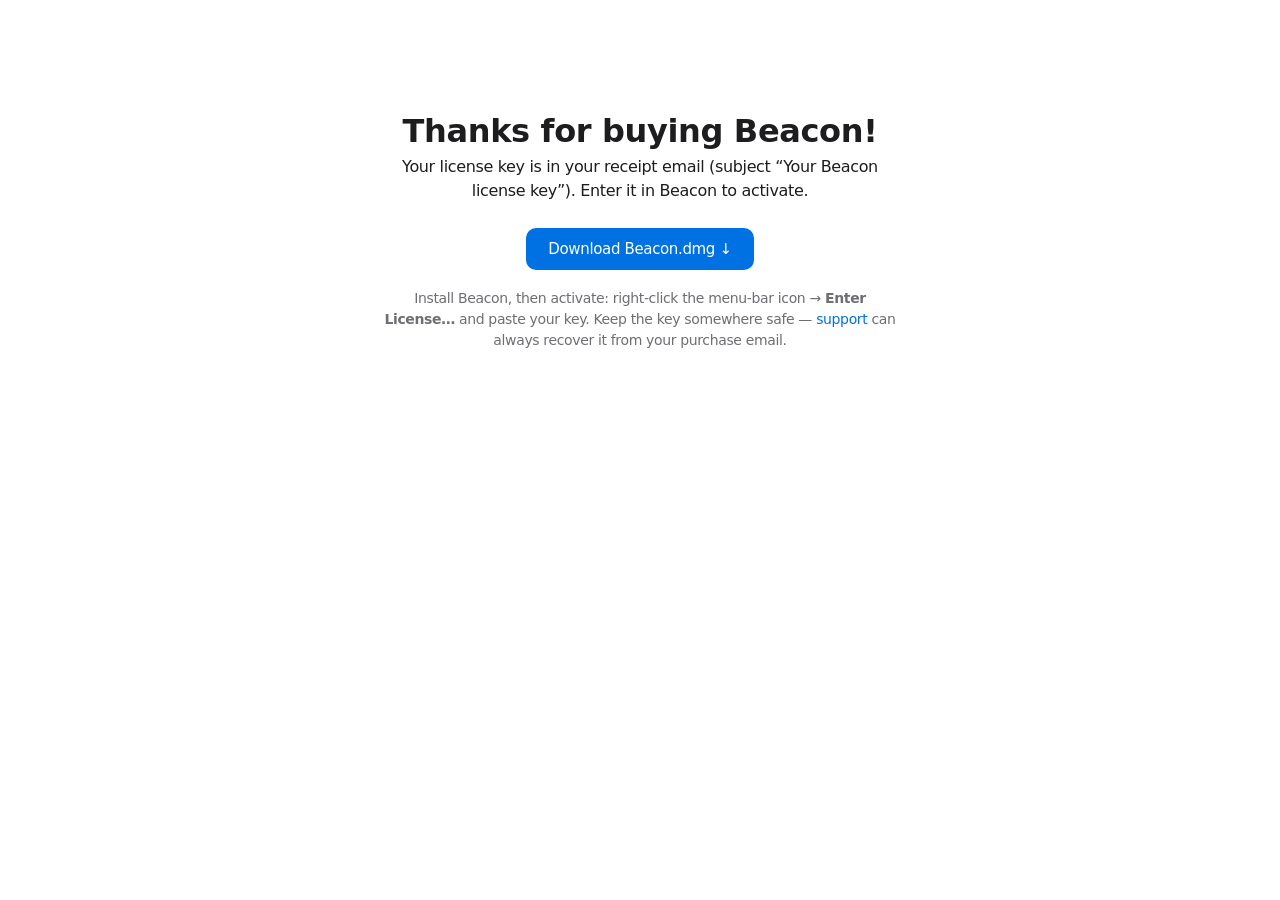
<file: docs/beacon/thanks.html>
<!DOCTYPE html>
<html lang="en">
<head>
  <meta charset="utf-8">
  <meta name="viewport" content="width=device-width, initial-scale=1">
  <title>Thanks — Beacon</title>
  <link rel="icon" href="../assets/favicon.png">
  <link rel="stylesheet" href="../css/styles.css">
  <style>
    .thanks-wrap {
      max-width: 560px; margin: 12vh auto; padding: 0 24px;
      text-align: center; font-family: -apple-system, system-ui, sans-serif;
    }
    .license-box {
      margin: 28px 0; padding: 20px; border-radius: 14px;
      background: rgba(120, 130, 150, 0.10);
      font-family: ui-monospace, SFMono-Regular, Menlo, monospace;
      font-size: 22px; letter-spacing: 1px; user-select: all;
    }
    .copy-btn {
      display: inline-block; padding: 10px 22px; border-radius: 10px;
      background: #0071e3; color: #fff; border: none; font-size: 15px;
      cursor: pointer;
    }
    .hint { color: #6e6e73; font-size: 14px; margin-top: 18px; line-height: 1.5; }
    .error { color: #c33; }
  </style>
  <meta name="robots" content="noindex, follow">
  <link rel="canonical" href="https://beaconmac.com/beacon/thanks.html">
  <meta name="theme-color" content="#ffffff">
</head>
<body>
  <div class="thanks-wrap">
    <h1>Thanks for buying Beacon!</h1>

    <!-- Filled in by the claim flow below. Hidden until we have a key. -->
    <p id="key-intro" hidden>Here’s your license key — it’s also in your
      receipt email:</p>
    <div class="license-box" id="key-box" hidden></div>
    <p id="key-actions" hidden>
      <button class="copy-btn" id="copy-btn" type="button">Copy key</button>
    </p>

    <!-- Fallback / loading message. -->
    <p id="status-msg">Confirming your purchase…</p>

    <p style="margin-top: 26px">
      <a class="copy-btn" style="text-decoration:none"
         href="https://github.com/Cool-Mac-Tools/Beacon/releases/latest">
        Download Beacon.dmg ↓
      </a>
    </p>
    <p class="hint">
      Install Beacon, then activate: right-click the menu-bar icon →
      <strong>Enter License…</strong> and paste your key. Keep the key somewhere
      safe — <a href="mailto:support@beaconmac.com">support</a> can always
      recover it from your purchase email.
    </p>
  </div>

  <script>
    // Stripe appends ?session_id=cs_... to the success URL. Exchange it for a
    // license key at the Worker (idempotent — safe to reload this page). If the
    // param is absent or the claim fails, fall back to the receipt-email message
    // so the buyer is never stranded.
    (function () {
      var sessionId = new URLSearchParams(location.search).get("session_id");
      var status = document.getElementById("status-msg");
      var emailFallback =
        "Your license key is in your receipt email (subject “Your Beacon " +
        "license key”). Enter it in Beacon to activate.";

      if (!sessionId) { status.textContent = emailFallback; return; }

      fetch("https://license.beaconmac.com/claim", {
        method: "POST",
        headers: { "Content-Type": "application/json" },
        body: JSON.stringify({ sessionId: sessionId })
      })
        .then(function (r) { return r.json().catch(function () { return {}; }); })
        .then(function (data) {
          if (!data || !data.key) { status.textContent = emailFallback; return; }
          document.getElementById("key-intro").hidden = false;
          var box = document.getElementById("key-box");
          box.textContent = data.key;
          box.hidden = false;
          document.getElementById("key-actions").hidden = false;
          status.hidden = true;
          var btn = document.getElementById("copy-btn");
          btn.addEventListener("click", function () {
            navigator.clipboard.writeText(data.key).then(function () {
              btn.textContent = "Copied ✓";
              setTimeout(function () { btn.textContent = "Copy key"; }, 2000);
            });
          });
        })
        .catch(function () { status.textContent = emailFallback; });
    })();
  </script>
</body>
</html>
</file>
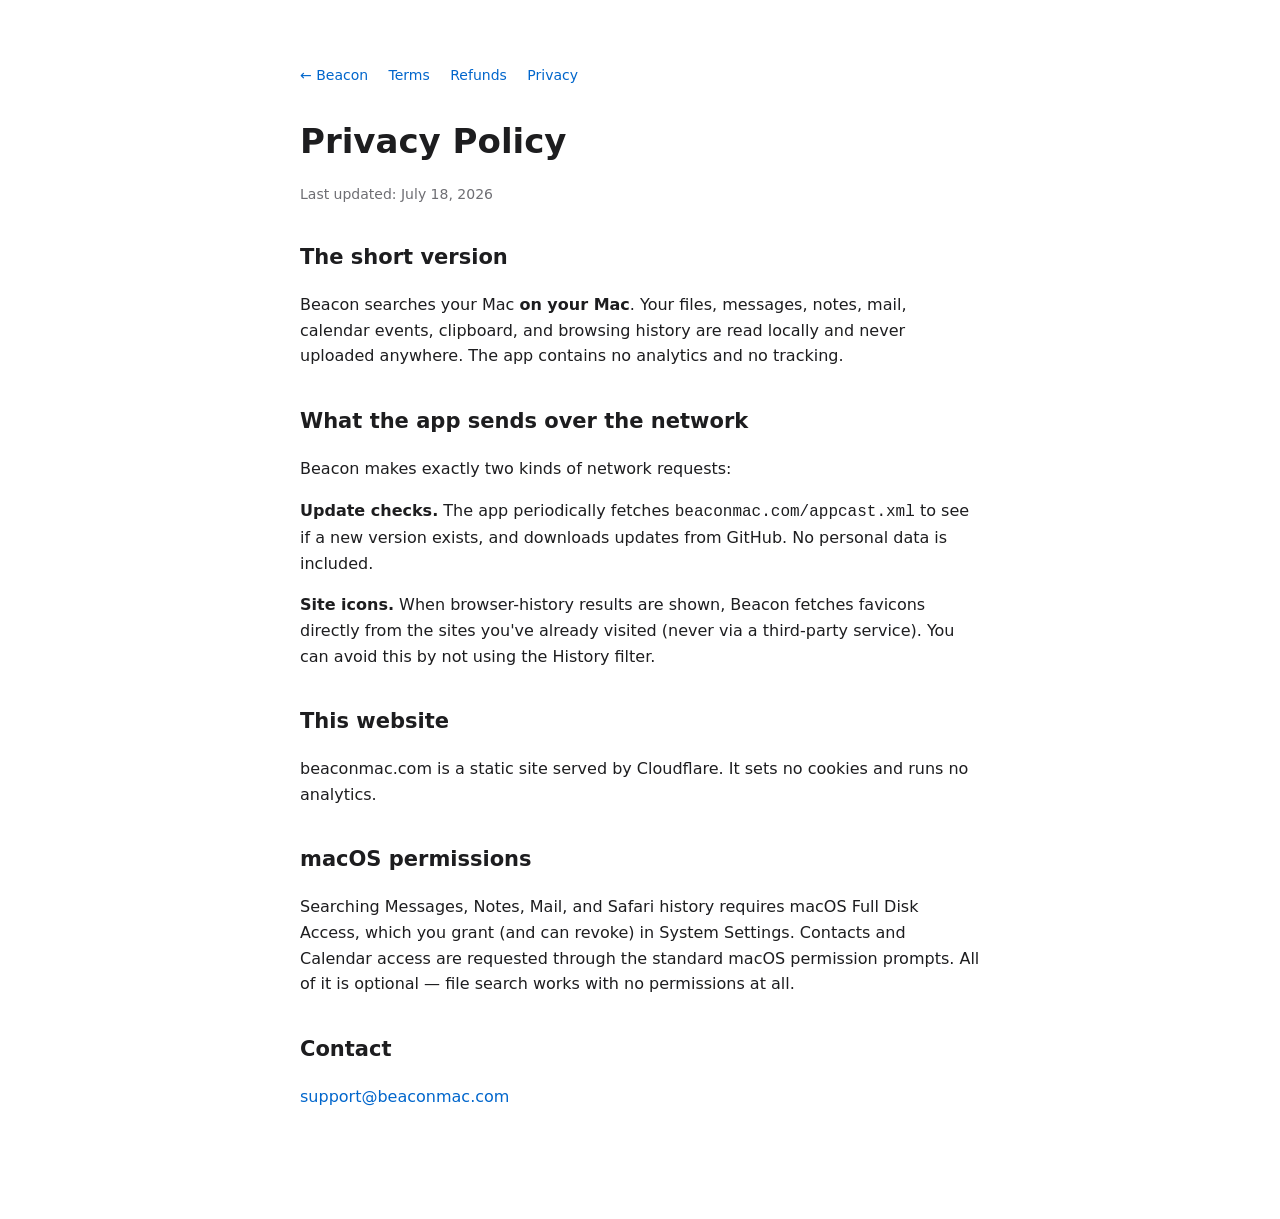
<file: docs/legal/privacy.html>
<!DOCTYPE html>
<html lang="en">
<head>
  <meta charset="utf-8">
  <meta name="viewport" content="width=device-width, initial-scale=1">
  <title>Privacy Policy — Beacon</title>
  <link rel="icon" href="../assets/favicon.png">
  <style>
    body { font-family: -apple-system, system-ui, sans-serif; color: #1d1d1f;
           margin: 0; background: #fff; }
    .legal { max-width: 680px; margin: 0 auto; padding: 64px 24px 96px;
             line-height: 1.6; font-size: 16px; }
    h1 { font-size: 34px; margin-bottom: 4px; }
    .updated { color: #6e6e73; font-size: 14px; margin-bottom: 36px; }
    h2 { font-size: 21px; margin-top: 36px; }
    a { color: #0066cc; text-decoration: none; }
    .legal-nav { margin-bottom: 28px; font-size: 14px; }
    .legal-nav a { margin-right: 16px; }
  </style>
  <meta name="description" content="Beacon's privacy policy: Beacon runs entirely on your Mac. No analytics, no tracking, nothing uploaded. See exactly what stays local and the little the app sends over the network.">
  <link rel="canonical" href="https://beaconmac.com/legal/privacy">
  <meta name="theme-color" content="#ffffff">
  <meta property="og:title" content="Privacy Policy — Beacon">
  <meta property="og:description" content="Beacon runs entirely on your Mac. No analytics, no tracking, nothing uploaded.">
  <meta property="og:url" content="https://beaconmac.com/legal/privacy">
  <meta property="og:image" content="https://beaconmac.com/assets/og-beacon.png">
</head>
<body>
  <div class="legal">
    <nav class="legal-nav">
      <a href="/beacon/">← Beacon</a>
      <a href="/legal/terms">Terms</a>
      <a href="/legal/refunds">Refunds</a>
      <a href="/legal/privacy">Privacy</a>
    </nav>
    <h1>Privacy Policy</h1>
    <p class="updated">Last updated: July 18, 2026</p>

    <h2>The short version</h2>
    <p>Beacon searches your Mac <strong>on your Mac</strong>. Your files,
    messages, notes, mail, calendar events, clipboard, and browsing history
    are read locally and never uploaded anywhere. The app contains no
    analytics and no tracking.</p>

    <h2>What the app sends over the network</h2>
    <p>Beacon makes exactly two kinds of network requests:</p>
    <p><strong>Update checks.</strong> The app periodically fetches
    <code>beaconmac.com/appcast.xml</code> to see if a new version exists,
    and downloads updates from GitHub. No personal data is included.</p>
    <p><strong>Site icons.</strong> When browser-history results are shown,
    Beacon fetches favicons directly from the sites you've already visited
    (never via a third-party service). You can avoid this by not using the
    History filter.</p>

    <h2>This website</h2>
    <p>beaconmac.com is a static site served by Cloudflare. It sets no
    cookies and runs no analytics.</p>

    <h2>macOS permissions</h2>
    <p>Searching Messages, Notes, Mail, and Safari history requires macOS
    Full Disk Access, which you grant (and can revoke) in System Settings.
    Contacts and Calendar access are requested through the standard macOS
    permission prompts. All of it is optional — file search works with no
    permissions at all.</p>

    <h2>Contact</h2>
    <p><a href="mailto:support@beaconmac.com">support@beaconmac.com</a></p>
  </div>
</body>
</html>
</file>
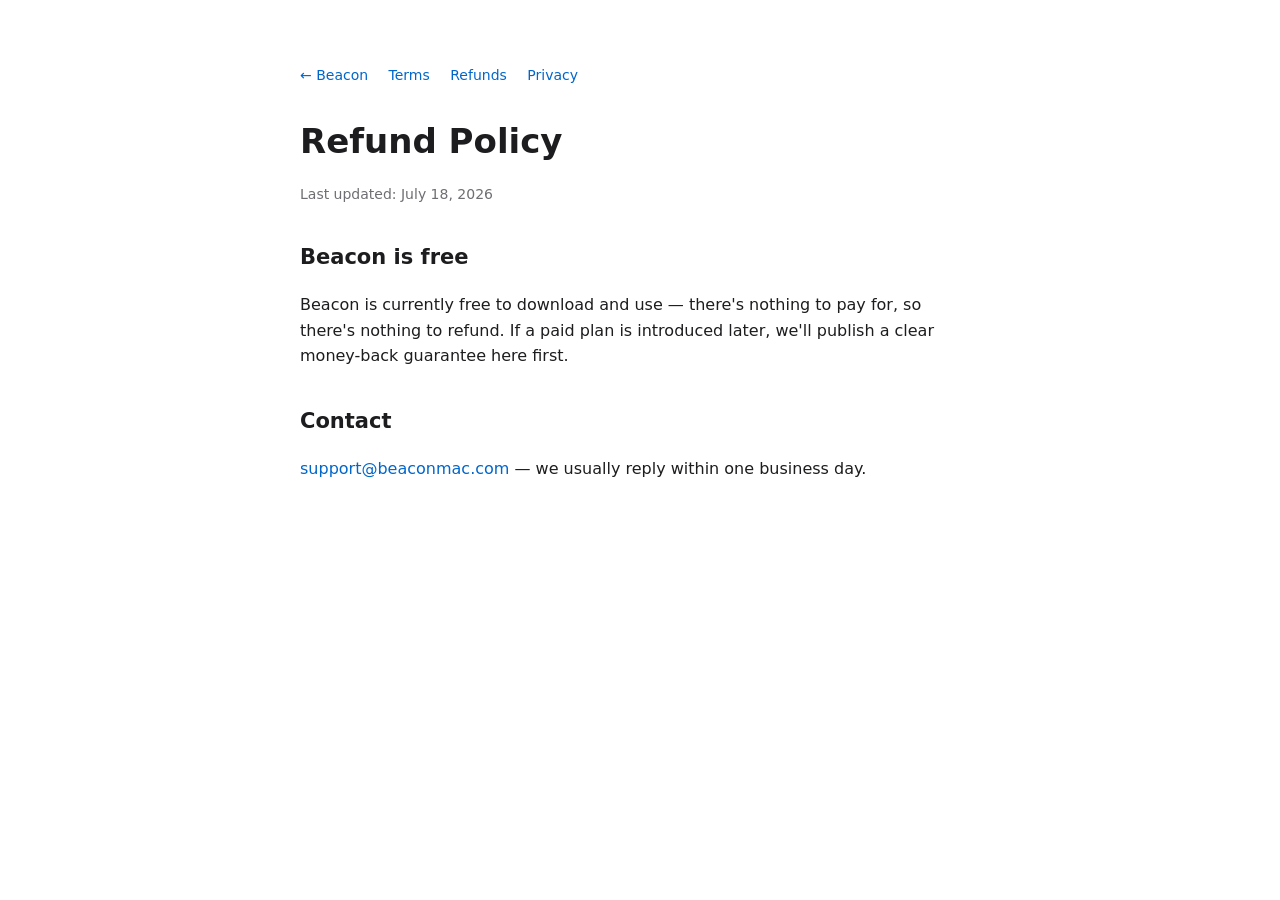
<file: docs/legal/refunds.html>
<!DOCTYPE html>
<html lang="en">
<head>
  <meta charset="utf-8">
  <meta name="viewport" content="width=device-width, initial-scale=1">
  <title>Refund Policy — Beacon</title>
  <link rel="icon" href="../assets/favicon.png">
  <style>
    body { font-family: -apple-system, system-ui, sans-serif; color: #1d1d1f;
           margin: 0; background: #fff; }
    .legal { max-width: 680px; margin: 0 auto; padding: 64px 24px 96px;
             line-height: 1.6; font-size: 16px; }
    h1 { font-size: 34px; margin-bottom: 4px; }
    .updated { color: #6e6e73; font-size: 14px; margin-bottom: 36px; }
    h2 { font-size: 21px; margin-top: 36px; }
    a { color: #0066cc; text-decoration: none; }
    .legal-nav { margin-bottom: 28px; font-size: 14px; }
    .legal-nav a { margin-right: 16px; }
  </style>
  <meta name="description" content="Beacon's refund policy: Beacon is free to download and use, so there's nothing to refund.">
  <link rel="canonical" href="https://beaconmac.com/legal/refunds">
  <meta name="theme-color" content="#ffffff">
  <meta property="og:title" content="Refund Policy — Beacon">
  <meta property="og:description" content="Beacon is free to download and use — there's nothing to refund.">
  <meta property="og:url" content="https://beaconmac.com/legal/refunds">
  <meta property="og:image" content="https://beaconmac.com/assets/og-beacon.png">
</head>
<body>
  <div class="legal">
    <nav class="legal-nav">
      <a href="/beacon/">← Beacon</a>
      <a href="/legal/terms">Terms</a>
      <a href="/legal/refunds">Refunds</a>
      <a href="/legal/privacy">Privacy</a>
    </nav>
    <h1>Refund Policy</h1>
    <p class="updated">Last updated: July 18, 2026</p>

    <h2>Beacon is free</h2>
    <p>Beacon is currently free to download and use — there's nothing to pay for,
    so there's nothing to refund. If a paid plan is introduced later, we'll
    publish a clear money-back guarantee here first.</p>

    <h2>Contact</h2>
    <p><a href="mailto:support@beaconmac.com">support@beaconmac.com</a> —
    we usually reply within one business day.</p>
  </div>
</body>
</html>
</file>
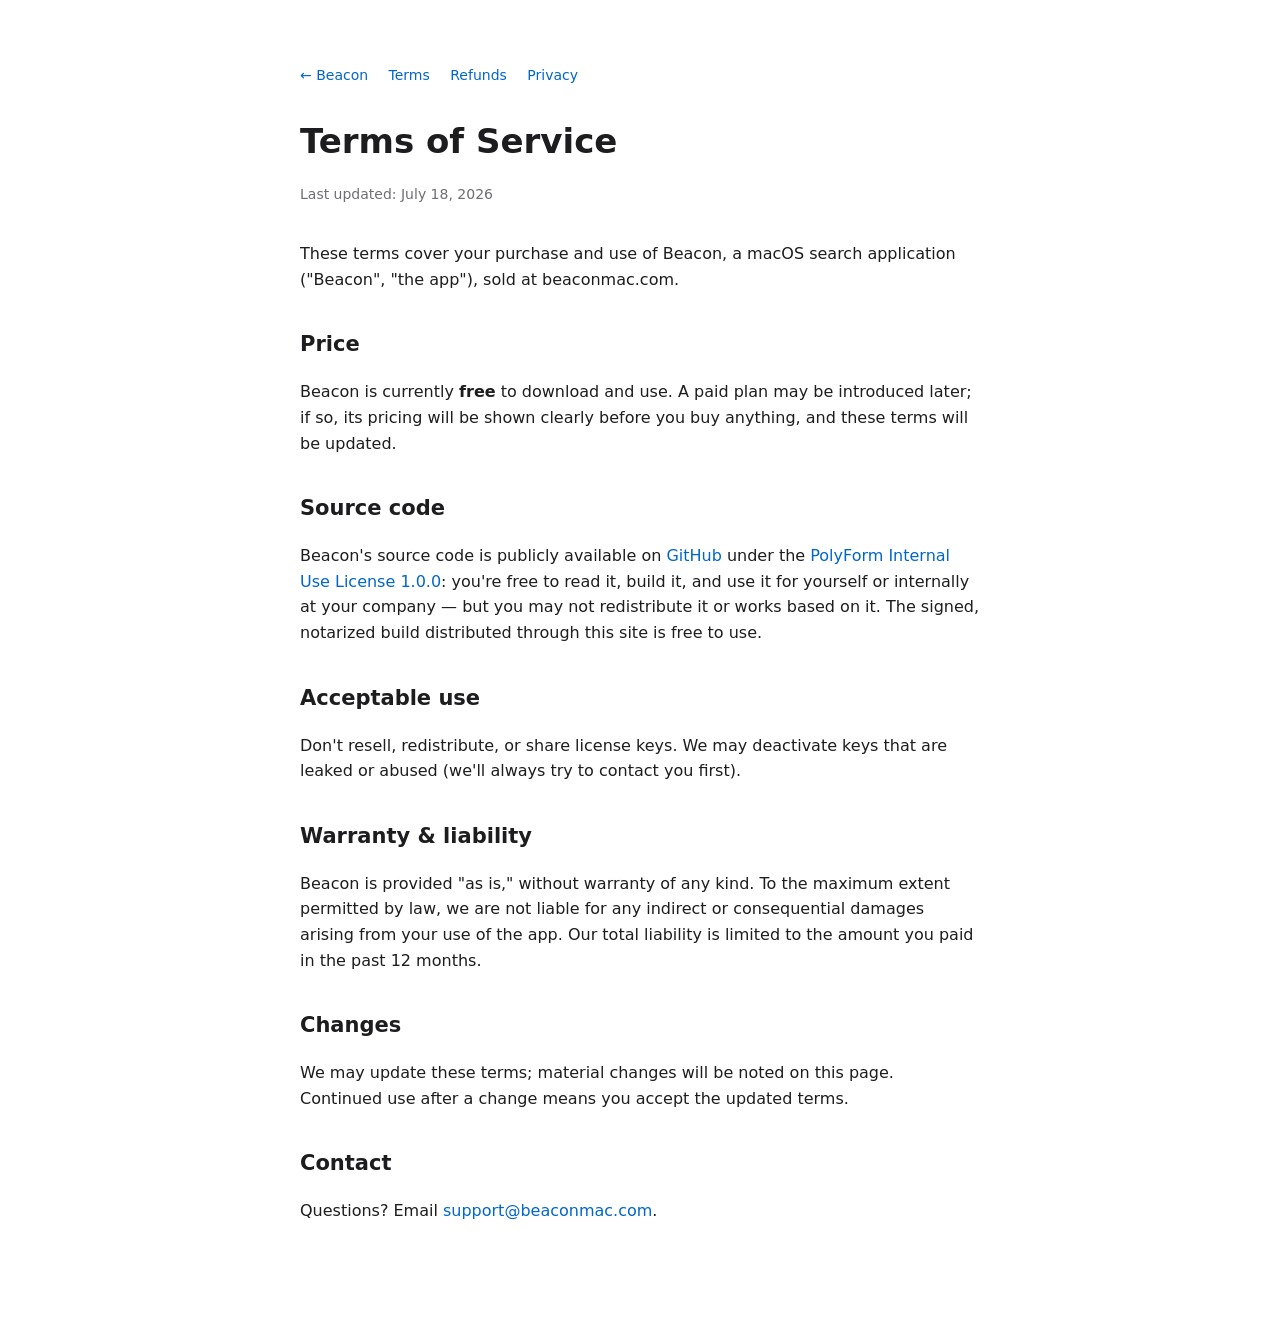
<file: docs/legal/terms.html>
<!DOCTYPE html>
<html lang="en">
<head>
  <meta charset="utf-8">
  <meta name="viewport" content="width=device-width, initial-scale=1">
  <title>Terms of Service — Beacon</title>
  <link rel="icon" href="../assets/favicon.png">
  <style>
    body { font-family: -apple-system, system-ui, sans-serif; color: #1d1d1f;
           margin: 0; background: #fff; }
    .legal { max-width: 680px; margin: 0 auto; padding: 64px 24px 96px;
             line-height: 1.6; font-size: 16px; }
    h1 { font-size: 34px; margin-bottom: 4px; }
    .updated { color: #6e6e73; font-size: 14px; margin-bottom: 36px; }
    h2 { font-size: 21px; margin-top: 36px; }
    a { color: #0066cc; text-decoration: none; }
    .legal-nav { margin-bottom: 28px; font-size: 14px; }
    .legal-nav a { margin-right: 16px; }
  </style>
  <meta name="description" content="Beacon's terms of service: it's free to use. License, acceptable use, and warranty for the Beacon macOS search app.">
  <link rel="canonical" href="https://beaconmac.com/legal/terms">
  <meta name="theme-color" content="#ffffff">
  <meta property="og:title" content="Terms of Service — Beacon">
  <meta property="og:description" content="Free to use. License, acceptable use, and warranty for Beacon.">
  <meta property="og:url" content="https://beaconmac.com/legal/terms">
  <meta property="og:image" content="https://beaconmac.com/assets/og-beacon.png">
</head>
<body>
  <div class="legal">
    <nav class="legal-nav">
      <a href="/beacon/">← Beacon</a>
      <a href="/legal/terms">Terms</a>
      <a href="/legal/refunds">Refunds</a>
      <a href="/legal/privacy">Privacy</a>
    </nav>
    <h1>Terms of Service</h1>
    <p class="updated">Last updated: July 18, 2026</p>

    <p>These terms cover your purchase and use of Beacon, a macOS search
    application ("Beacon", "the app"), sold at beaconmac.com.</p>

    <h2>Price</h2>
    <p>Beacon is currently <strong>free</strong> to download and use. A paid plan
    may be introduced later; if so, its pricing will be shown clearly before you
    buy anything, and these terms will be updated.</p>

    <h2>Source code</h2>
    <p>Beacon's source code is publicly available on
    <a href="https://github.com/Cool-Mac-Tools/Beacon">GitHub</a> under
    the <a href="https://polyformproject.org/licenses/internal-use/1.0.0">
    PolyForm Internal Use License 1.0.0</a>: you're free to read it, build
    it, and use it for yourself or internally at your company — but you may
    not redistribute it or works based on it. The signed, notarized build
    distributed through this site is free to use.</p>

    <h2>Acceptable use</h2>
    <p>Don't resell, redistribute, or share license keys. We may deactivate
    keys that are leaked or abused (we'll always try to contact you first).</p>

    <h2>Warranty & liability</h2>
    <p>Beacon is provided "as is," without warranty of any kind. To the
    maximum extent permitted by law, we are not liable for any indirect or
    consequential damages arising from your use of the app. Our total
    liability is limited to the amount you paid in the past 12 months.</p>

    <h2>Changes</h2>
    <p>We may update these terms; material changes will be noted on this
    page. Continued use after a change means you accept the updated terms.</p>

    <h2>Contact</h2>
    <p>Questions? Email
    <a href="mailto:support@beaconmac.com">support@beaconmac.com</a>.</p>
  </div>
</body>
</html>
</file>
<file: docs/css/styles.css>
/* Beacon — Apple-inspired marketing site */

:root {
  --apple-blue: #0071e3;
  --apple-blue-hover: #0077ed;
  --apple-gray: #86868b;
  --apple-gray-dark: #6e6e73;
  --apple-text: #1d1d1f;
  --apple-bg: #fbfbfd;
  --apple-bg-alt: #f5f5f7;
  --nav-height: 44px;
  --subnav-height: 52px;
  --max-width: 980px;
  --wide-width: 1200px;
  --font: -apple-system, BlinkMacSystemFont, "SF Pro Display", "SF Pro Text", "Helvetica Neue", Helvetica, Arial, sans-serif;
}

*, *::before, *::after { box-sizing: border-box; margin: 0; padding: 0; }

html {
  scroll-behavior: smooth;
  -webkit-font-smoothing: antialiased;
  -moz-osx-font-smoothing: grayscale;
}

body {
  font-family: var(--font);
  color: var(--apple-text);
  background: #fff;
  line-height: 1.47059;
  font-weight: 400;
  letter-spacing: -0.022em;
}

a {
  color: var(--apple-blue);
  text-decoration: none;
}

a:hover { text-decoration: underline; }

img, svg { display: block; max-width: 100%; }

/* ── Global nav ── */

.globalnav {
  position: sticky;
  top: 0;
  z-index: 9999;
  height: var(--nav-height);
  background: rgba(251, 251, 253, 0.72);
  backdrop-filter: saturate(180%) blur(20px);
  -webkit-backdrop-filter: saturate(180%) blur(20px);
  border-bottom: 1px solid rgba(0, 0, 0, 0.08);
}

.globalnav-inner {
  max-width: var(--wide-width);
  margin: 0 auto;
  padding: 0 22px;
  height: 100%;
  display: flex;
  align-items: center;
  justify-content: space-between;
}

.globalnav-logo {
  display: flex;
  align-items: center;
  gap: 8px;
  color: var(--apple-text);
  text-decoration: none;
  font-size: 21px;
  font-weight: 600;
  letter-spacing: -0.02em;
}

.globalnav-logo:hover { text-decoration: none; opacity: 0.8; }

.globalnav-logo svg { width: 20px; height: 20px; }

.globalnav-links {
  display: flex;
  align-items: center;
  gap: 28px;
  list-style: none;
}

.globalnav-links a {
  font-size: 12px;
  color: rgba(0, 0, 0, 0.8);
  text-decoration: none;
  letter-spacing: -0.01em;
  transition: opacity 0.2s;
}

.globalnav-links a:hover { opacity: 0.65; text-decoration: none; }

.globalnav-actions {
  display: flex;
  align-items: center;
  gap: 18px;
}

.globalnav-actions a {
  font-size: 12px;
  color: rgba(0, 0, 0, 0.8);
  text-decoration: none;
}

.globalnav-actions a:hover { opacity: 0.65; text-decoration: none; }

.nav-menu-button {
  display: none;
  width: 34px;
  height: 34px;
  padding: 7px;
  border: 0;
  background: transparent;
  cursor: pointer;
}

.nav-menu-button span {
  display: block;
  width: 20px;
  height: 1px;
  margin: 4px 0;
  background: var(--apple-text);
  transform-origin: center;
  transition: transform 0.22s ease, opacity 0.18s ease;
}

.nav-menu-button[aria-expanded="true"] span:first-child {
  transform: translateY(5px) rotate(45deg);
}

.nav-menu-button[aria-expanded="true"] span:nth-child(2) {
  opacity: 0;
}

.nav-menu-button[aria-expanded="true"] span:nth-child(3) {
  transform: translateY(-5px) rotate(-45deg);
}

.mobile-nav {
  display: none;
  position: absolute;
  z-index: 9997;
  top: 100%;
  right: 0;
  left: 0;
  min-height: calc(100vh - var(--nav-height));
  padding: 28px 32px 48px;
  flex-direction: column;
  gap: 0;
  overflow-y: auto;
  background: rgba(251, 251, 253, 0.98);
  backdrop-filter: saturate(180%) blur(24px);
  -webkit-backdrop-filter: saturate(180%) blur(24px);
}

.product-page .mobile-nav { min-height: calc(100vh - var(--subnav-height)); }

.mobile-nav a {
  padding: 15px 0;
  border-bottom: 1px solid rgba(0, 0, 0, 0.08);
  color: var(--apple-text);
  font-size: 28px;
  font-weight: 600;
  letter-spacing: -0.025em;
  text-decoration: none;
}

body.menu-open { overflow: hidden; }

.globalnav-mobile-cta {
  display: none;
  color: var(--apple-blue);
  font-size: 12px;
  text-decoration: none;
}

/* ── Sub navigation (product pages) ── */

.subnav {
  position: sticky;
  top: var(--nav-height);
  z-index: 9998;
  height: var(--subnav-height);
  background: rgba(251, 251, 253, 0.72);
  backdrop-filter: saturate(180%) blur(20px);
  -webkit-backdrop-filter: saturate(180%) blur(20px);
  border-bottom: 1px solid rgba(0, 0, 0, 0.08);
}

.product-page .subnav {
  top: 0;
}

.subnav-inner {
  max-width: var(--wide-width);
  margin: 0 auto;
  padding: 0 22px;
  height: 100%;
  display: grid;
  grid-template-columns: 1fr auto 1fr;
  align-items: center;
  gap: 18px;
}

.subnav-title {
  justify-self: start;
  font-size: 21px;
  font-weight: 600;
  letter-spacing: -0.02em;
  color: var(--apple-text);
  text-decoration: none;
}

.subnav-links {
  justify-self: center;
  display: flex;
  align-items: center;
  gap: 24px;
  list-style: none;
}

.subnav-links a {
  font-size: 12px;
  color: rgba(0, 0, 0, 0.56);
  text-decoration: none;
}

.subnav-links a:hover,
.subnav-links a.active {
  color: var(--apple-text);
  text-decoration: none;
}

.subnav-cta {
  justify-self: end;
  font-size: 12px;
  color: var(--apple-blue);
  text-decoration: none;
}

.subnav-cta:hover { text-decoration: underline; }

/* ── Typography ── */

.headline-hero {
  font-size: clamp(40px, 6vw, 64px);
  font-weight: 600;
  letter-spacing: -0.015em;
  line-height: 1.05;
}

.headline-section {
  font-size: clamp(32px, 4.5vw, 48px);
  font-weight: 600;
  letter-spacing: -0.015em;
  line-height: 1.08;
}

.headline-tile {
  font-size: clamp(28px, 3.5vw, 40px);
  font-weight: 600;
  letter-spacing: -0.015em;
  line-height: 1.1;
}

.subhead {
  font-size: clamp(19px, 2.2vw, 24px);
  font-weight: 400;
  letter-spacing: 0.004em;
  line-height: 1.25;
  color: var(--apple-gray-dark);
  margin-top: 6px;
}

.subhead-light { color: #a1a1a6; }

.eyebrow {
  font-size: 17px;
  font-weight: 600;
  letter-spacing: -0.022em;
  margin-bottom: 8px;
}

.body-copy {
  font-size: 17px;
  line-height: 1.47059;
  letter-spacing: -0.022em;
  color: var(--apple-gray-dark);
}

/* ── Links & CTAs ── */

.cta-row {
  display: flex;
  align-items: center;
  justify-content: center;
  gap: 26px;
  margin-top: 14px;
  flex-wrap: wrap;
}

.link-more {
  font-size: 17px;
  color: var(--apple-blue);
  text-decoration: none;
  display: inline-flex;
  align-items: center;
  gap: 4px;
}

.link-more::after {
  content: "›";
  font-size: 20px;
  line-height: 1;
  font-weight: 400;
}

.link-more:hover { text-decoration: underline; }

.btn-download {
  display: inline-flex;
  align-items: center;
  justify-content: center;
  min-width: 28px;
  padding: 8px 16px;
  border-radius: 980px;
  background: var(--apple-blue);
  color: #fff;
  font-size: 17px;
  font-weight: 400;
  text-decoration: none;
  transition: background 0.2s;
}

.btn-download:hover {
  background: var(--apple-blue-hover);
  text-decoration: none;
}

.btn-outline {
  display: inline-flex;
  align-items: center;
  justify-content: center;
  padding: 8px 16px;
  border-radius: 980px;
  border: 1px solid var(--apple-blue);
  color: var(--apple-blue);
  font-size: 17px;
  text-decoration: none;
  transition: background 0.2s;
}

.btn-outline:hover {
  background: rgba(0, 113, 227, 0.06);
  text-decoration: none;
}

/* ── Hero sections ── */

.hero {
  text-align: center;
  padding: 55px 22px 0;
}

.hero-dark {
  background: #000;
  color: #f5f5f7;
}

.hero-dark .subhead { color: #a1a1a6; }

.hero-light { background: var(--apple-bg); }

.hero-white { background: #fff; }

.hero-visual {
  margin-top: 40px;
  display: flex;
  justify-content: center;
  padding-bottom: 40px;
}

/* ── Real product screenshots ── */

.product-shot {
  display: block;
  width: 100%;
  height: auto;
  border-radius: 22px;
  border: 1px solid rgba(0, 0, 0, 0.08);
  box-shadow:
    0 30px 80px rgba(0, 0, 0, 0.18),
    0 8px 24px rgba(0, 0, 0, 0.10);
}

.product-shot-hero {
  width: min(1120px, 94vw);
}

.product-shot-tile {
  width: min(560px, 96%);
  max-height: 390px;
  object-fit: cover;
  object-position: center;
  border-radius: 18px;
  box-shadow:
    0 22px 55px rgba(0, 0, 0, 0.18),
    0 6px 16px rgba(0, 0, 0, 0.08);
}

.tile-dark .product-shot {
  border-color: rgba(255, 255, 255, 0.14);
}

.product-shot-detail {
  width: min(650px, 100%);
  border-radius: 18px;
}

.product-shot-wide {
  width: 100%;
  border-radius: 18px;
}

/* ── Homepage tile grid (apple.com style) ── */

.tile-grid {
  display: grid;
  grid-template-columns: repeat(2, 1fr);
  gap: 12px;
  padding: 12px;
  background: #fff;
}

.tile {
  position: relative;
  border-radius: 18px;
  overflow: hidden;
  min-height: 580px;
  display: flex;
  flex-direction: column;
  align-items: center;
  text-align: center;
  padding: 47px 22px 0;
  text-decoration: none;
  color: inherit;
}

.tile:hover { text-decoration: none; }

.tile-light { background: var(--apple-bg); }
.tile-dark { background: #000; color: #f5f5f7; }
.tile-dark .subhead { color: #a1a1a6; }
.tile-gradient { background: linear-gradient(180deg, #fafafa 0%, #e8e8ed 100%); }
.tile-home-hero {
  background: #fff;
  border-radius: 0;
}

.tile-feature-combined {
  display: grid;
  grid-template-columns: minmax(280px, 0.72fr) minmax(0, 1.28fr);
  align-items: center;
  gap: clamp(34px, 5vw, 78px);
  min-height: 590px;
  padding: 64px clamp(38px, 6vw, 92px);
  text-align: left;
  background: #f5f5f7;
}

.tile-feature-copy {
  max-width: 430px;
}

.tile-feature-copy .subhead {
  margin-top: 14px;
}

.tile-feature-copy .cta-row {
  justify-content: flex-start;
  margin-top: 20px;
}

.tile-feature-visual {
  width: 100%;
  display: flex;
  align-items: center;
  justify-content: center;
}

.product-shot-customize {
  width: 100%;
  max-height: 540px;
  object-fit: contain;
  border-radius: 20px;
  box-shadow:
    0 28px 70px rgba(0, 0, 0, 0.18),
    0 8px 22px rgba(0, 0, 0, 0.08);
}

.tile .cta-row { margin-top: 12px; }

.tile-visual {
  flex: 1;
  width: 100%;
  display: flex;
  align-items: flex-end;
  justify-content: center;
  margin-top: 30px;
  padding-bottom: 28px;
}

.tile-full {
  grid-column: 1 / -1;
  min-height: 692px;
}

/* ── Homepage filter rail ── */

.filter-highlight {
  grid-column: 1 / -1;
  overflow: hidden;
  padding: 82px 0 68px;
  background:
    radial-gradient(circle at 50% 100%, rgba(0, 113, 227, 0.08), transparent 42%),
    var(--apple-bg-alt);
}

.filter-highlight-copy {
  text-align: center;
  padding: 0 22px 32px;
}

.filter-highlight-copy .subhead {
  margin-top: 10px;
}

.filter-rail {
  display: flex;
  gap: 12px;
  width: 100%;
  overflow-x: auto;
  padding: 14px max(28px, calc((100vw - var(--wide-width)) / 2));
  scroll-snap-type: x proximity;
  scroll-padding-inline: 28px;
  scrollbar-width: none;
  -webkit-overflow-scrolling: touch;
}

.filter-rail::-webkit-scrollbar {
  display: none;
}

.filter-chip {
  flex: 0 0 auto;
  scroll-snap-align: start;
  display: inline-flex;
  align-items: center;
  gap: 8px;
  padding: 11px 17px;
  border-radius: 980px;
  color: var(--apple-text);
  background: rgba(255, 255, 255, 0.74);
  border: 1px solid rgba(255, 255, 255, 0.9);
  box-shadow:
    0 8px 22px rgba(0, 0, 0, 0.07),
    inset 0 1px 0 rgba(255, 255, 255, 0.85);
  backdrop-filter: blur(20px) saturate(160%);
  -webkit-backdrop-filter: blur(20px) saturate(160%);
  font-size: 15px;
  font-weight: 600;
  letter-spacing: -0.016em;
}

.filter-chip svg {
  width: 17px;
  height: 17px;
  fill: none;
  stroke: currentColor;
  stroke-width: 1.8;
  stroke-linecap: round;
  stroke-linejoin: round;
}

.filter-chip.active {
  color: #fff;
  background: linear-gradient(180deg, #168bf3, var(--apple-blue));
  border-color: rgba(255, 255, 255, 0.38);
  box-shadow:
    0 10px 26px rgba(0, 113, 227, 0.24),
    inset 0 1px 0 rgba(255, 255, 255, 0.35);
}

.filter-rail-hint {
  display: none;
  margin-top: 14px;
  color: var(--apple-gray);
  font-size: 12px;
  text-align: center;
}

/* ── Feature tabs (iPhone page style) ── */

.feature-tabs-section {
  background: var(--apple-bg);
  padding: 80px 22px 60px;
}

.feature-tabs-header {
  text-align: center;
  max-width: 680px;
  margin: 0 auto 40px;
}

.tab-list {
  display: flex;
  align-items: stretch;
  justify-content: center;
  gap: 0;
  list-style: none;
  overflow-x: auto;
  overflow-y: hidden;
  overscroll-behavior-x: contain;
  touch-action: pan-x;
  -webkit-overflow-scrolling: touch;
  scrollbar-width: none;
  scroll-snap-type: x proximity;
  margin-bottom: 40px;
  border-bottom: 1px solid rgba(0, 0, 0, 0.1);
  max-width: var(--wide-width);
  margin-left: auto;
  margin-right: auto;
}

.tab-list::-webkit-scrollbar { display: none; }

.tab-list > li {
  flex: 0 0 auto;
  scroll-snap-align: nearest;
}

.tab-list button {
  display: block;
  background: none;
  border: none;
  border-bottom: 2px solid transparent;
  padding: 12px 20px 14px;
  font-family: var(--font);
  font-size: 14px;
  font-weight: 600;
  color: var(--apple-gray);
  cursor: pointer;
  letter-spacing: -0.016em;
  margin-bottom: -1px;
  transition: color 0.2s, border-color 0.2s;
}

.tab-list button:hover { color: var(--apple-text); }

.tab-list button.active {
  color: var(--apple-text);
  border-bottom-color: var(--apple-text);
}

.tab-panel {
  display: none;
  max-width: var(--wide-width);
  margin: 0 auto;
}

.tab-panel.active {
  display: grid;
  grid-template-columns: 1fr 1fr;
  gap: 40px;
  align-items: center;
}

.tab-panel[id] {
  scroll-margin-top: calc(var(--subnav-height) + 24px);
}

.tab-panel.active .tab-panel-visual {
  animation: tab-visual-in 420ms cubic-bezier(0.22, 1, 0.36, 1) both;
}

@keyframes tab-visual-in {
  from {
    opacity: 0;
    transform: translateY(8px);
  }
  to {
    opacity: 1;
    transform: translateY(0);
  }
}

.tab-panel-copy h2 {
  font-size: clamp(28px, 3.5vw, 40px);
  font-weight: 600;
  letter-spacing: -0.015em;
  line-height: 1.1;
  margin-bottom: 16px;
}

.tab-panel-copy h3 {
  font-size: 21px;
  font-weight: 600;
  letter-spacing: -0.022em;
  margin: 24px 0 8px;
}

.tab-panel-copy p {
  font-size: 17px;
  line-height: 1.47059;
  color: var(--apple-gray-dark);
}

.tab-panel-visual {
  display: flex;
  justify-content: center;
  align-items: center;
}

@media (prefers-reduced-motion: reduce) {
  .tab-panel.active .tab-panel-visual {
    animation: none;
  }
}

.notes-placeholder {
  width: min(100%, 520px);
  min-height: 330px;
  padding: 48px;
  border: 1px solid rgba(0, 0, 0, 0.06);
  border-radius: 24px;
  display: flex;
  flex-direction: column;
  align-items: center;
  justify-content: center;
  background:
    radial-gradient(circle at 50% 0%, rgba(255, 214, 10, 0.2), transparent 48%),
    #fff;
  box-shadow: 0 24px 60px rgba(0, 0, 0, 0.08);
}

.notes-placeholder svg {
  width: 58px;
  height: 58px;
  margin-bottom: 20px;
  fill: none;
  stroke: #d99a00;
  stroke-width: 1.5;
  stroke-linecap: round;
  stroke-linejoin: round;
}

.notes-placeholder strong { font-size: 24px; }
.notes-placeholder span { margin-top: 6px; color: var(--apple-gray); }

.tab-panel.more-panel.active {
  grid-template-columns: minmax(240px, 0.8fr) minmax(320px, 1.2fr);
  padding: 52px;
  border-radius: 28px;
  color: #f5f5f7;
  background:
    radial-gradient(circle at 85% 15%, rgba(41, 151, 255, 0.34), transparent 35%),
    #101012;
}

.more-panel-heading h2 {
  margin: 6px 0 18px;
  font-size: clamp(34px, 4vw, 52px);
  line-height: 1.02;
  letter-spacing: -0.03em;
}

.more-panel-heading > p:last-child,
.benefit-grid span,
.coming-soon p {
  color: #a1a1a6;
  line-height: 1.45;
}

.benefit-grid {
  display: grid;
  grid-template-columns: 1fr 1fr;
  gap: 12px;
}

.benefit-grid > div {
  min-height: 110px;
  padding: 20px;
  border: 1px solid rgba(255, 255, 255, 0.1);
  border-radius: 18px;
  display: flex;
  flex-direction: column;
  justify-content: flex-end;
  background: rgba(255, 255, 255, 0.06);
}

.benefit-grid strong { margin-bottom: 4px; font-size: 17px; }

.coming-soon {
  grid-column: 1 / -1;
  padding-top: 26px;
  border-top: 1px solid rgba(255, 255, 255, 0.12);
}

.coming-soon-label {
  display: inline-block;
  margin-bottom: 10px;
  padding: 5px 10px;
  border-radius: 980px;
  color: #fff;
  background: var(--apple-blue);
  font-size: 12px;
  font-weight: 600;
}

.coming-soon h3 { margin-bottom: 6px; font-size: 24px; }

/* ── Screenshot showcase ── */

.showcase-section {
  padding: 96px 22px;
  background: #fff;
}

.showcase-header {
  max-width: var(--wide-width);
  margin: 0 auto 52px;
}

.showcase-stack {
  max-width: var(--wide-width);
  margin: 0 auto;
  display: grid;
  gap: 24px;
}

.showcase-card {
  overflow: hidden;
  background: var(--apple-bg-alt);
  border-radius: 28px;
  padding: 54px;
}

.showcase-copy {
  max-width: 680px;
  margin-bottom: 38px;
}

.showcase-copy h3 {
  font-size: clamp(32px, 4.5vw, 52px);
  line-height: 1.04;
  letter-spacing: -0.025em;
  margin-bottom: 14px;
}

.showcase-copy p:last-child {
  max-width: 580px;
  color: var(--apple-gray-dark);
  font-size: 19px;
  line-height: 1.42;
}

.showcase-card .product-shot {
  display: block;
  width: min(760px, 100%);
  margin-inline: auto;
  border-radius: 18px;
  box-shadow: 0 24px 70px rgba(0, 0, 0, 0.16);
}

/* ── Lineup cards ── */

.lineup-section {
  padding: 80px 22px;
  background: #fff;
}

.lineup-header {
  text-align: center;
  margin-bottom: 48px;
}

.lineup-grid {
  display: grid;
  grid-template-columns: repeat(auto-fit, minmax(220px, 1fr));
  gap: 20px;
  max-width: var(--wide-width);
  margin: 0 auto;
}

.lineup-card {
  background: var(--apple-bg);
  border-radius: 18px;
  padding: 32px 24px;
  text-align: center;
}

.lineup-card-icon {
  width: 48px;
  height: 48px;
  margin: 0 auto 16px;
  border-radius: 12px;
  background: #fff;
  display: flex;
  align-items: center;
  justify-content: center;
  box-shadow: 0 2px 8px rgba(0, 0, 0, 0.06);
}

.lineup-card-icon svg {
  width: 24px;
  height: 24px;
  fill: none;
  stroke: var(--apple-text);
  stroke-width: 1.65;
  stroke-linecap: round;
  stroke-linejoin: round;
}

.lineup-card h3 {
  font-size: 19px;
  font-weight: 600;
  letter-spacing: -0.022em;
  margin-bottom: 6px;
}

.lineup-card p {
  font-size: 14px;
  color: var(--apple-gray);
  line-height: 1.4;
}

/* ── Download band ── */

.download-band {
  background: #000;
  color: #f5f5f7;
  text-align: center;
  padding: 80px 22px;
}

.download-band .subhead { color: #a1a1a6; margin-top: 8px; margin-bottom: 24px; }

.download-steps {
  max-width: 520px;
  margin: 32px auto 0;
  text-align: left;
  list-style: none;
  counter-reset: steps;
}

.download-steps li {
  counter-increment: steps;
  font-size: 17px;
  color: #a1a1a6;
  padding: 12px 0;
  border-bottom: 1px solid rgba(255, 255, 255, 0.12);
  display: flex;
  gap: 16px;
  align-items: flex-start;
}

.download-steps li::before {
  content: counter(steps);
  flex-shrink: 0;
  width: 28px;
  height: 28px;
  border-radius: 50%;
  background: rgba(255, 255, 255, 0.12);
  display: flex;
  align-items: center;
  justify-content: center;
  font-size: 14px;
  font-weight: 600;
  color: #f5f5f7;
}

.download-steps .step-copy {
  min-width: 0;
  padding-top: 3px;
  line-height: 1.45;
}

.download-steps strong,
.download-steps kbd {
  color: #f5f5f7;
  font: inherit;
  font-weight: 600;
}

.download-steps kbd { white-space: nowrap; }

/* ── GitHub band ── */

.github-band {
  background: var(--apple-bg-alt);
  text-align: center;
  padding: 80px 22px;
}

.github-band .body-copy {
  max-width: 580px;
  margin: 12px auto 24px;
}

/* ── Bento / explore ── */

.explore-section {
  padding: 80px 22px;
  background: var(--apple-bg);
}

.explore-header {
  text-align: center;
  margin-bottom: 48px;
}

.bento-grid {
  display: grid;
  grid-template-columns: repeat(3, 1fr);
  gap: 12px;
  max-width: var(--wide-width);
  margin: 0 auto;
}

.bento-item {
  background: #fff;
  border-radius: 18px;
  padding: 32px 28px;
  min-height: 280px;
  display: flex;
  flex-direction: column;
}

.bento-item.wide { grid-column: span 2; }
.bento-item.tall { min-height: 360px; }

.bento-item h3 {
  font-size: 24px;
  font-weight: 600;
  letter-spacing: -0.015em;
  margin-bottom: 8px;
}

.bento-item p {
  font-size: 14px;
  color: var(--apple-gray);
  line-height: 1.4;
  flex: 1;
}

.bento-visual {
  margin-top: 20px;
  flex: 1;
  display: flex;
  align-items: flex-end;
  justify-content: center;
}

.feature-pills {
  display: flex;
  flex-wrap: wrap;
  gap: 8px;
  margin-top: 28px;
}

.feature-pills span {
  padding: 8px 13px;
  border-radius: 980px;
  background: var(--apple-bg-alt);
  color: var(--apple-gray-dark);
  font-size: 13px;
  font-weight: 600;
}

/* ── Mock UI components ── */

.search-mock {
  width: min(680px, 92vw);
  background: rgba(255, 255, 255, 0.72);
  backdrop-filter: blur(40px) saturate(180%);
  -webkit-backdrop-filter: blur(40px) saturate(180%);
  border-radius: 16px;
  border: 1px solid rgba(0, 0, 0, 0.08);
  box-shadow: 0 24px 80px rgba(0, 0, 0, 0.18), 0 0 0 1px rgba(255, 255, 255, 0.5) inset;
  overflow: hidden;
}

.search-mock-dark {
  background: rgba(40, 40, 42, 0.82);
  border-color: rgba(255, 255, 255, 0.1);
  box-shadow: 0 24px 80px rgba(0, 0, 0, 0.5);
}

.search-mock-field {
  display: flex;
  align-items: center;
  gap: 10px;
  padding: 14px 16px;
  border-bottom: 1px solid rgba(0, 0, 0, 0.06);
}

.search-mock-dark .search-mock-field { border-color: rgba(255, 255, 255, 0.08); }

.search-mock-field svg { opacity: 0.45; flex-shrink: 0; }

.search-mock-field span {
  font-size: 22px;
  color: rgba(0, 0, 0, 0.85);
  letter-spacing: -0.02em;
}

.search-mock-dark .search-mock-field span { color: rgba(255, 255, 255, 0.9); }

.search-mock-chips {
  display: flex;
  gap: 8px;
  padding: 10px 16px;
  border-bottom: 1px solid rgba(0, 0, 0, 0.06);
  overflow-x: auto;
  scrollbar-width: none;
}

.search-mock-dark .search-mock-chips { border-color: rgba(255, 255, 255, 0.08); }

.chip {
  flex-shrink: 0;
  padding: 5px 12px;
  border-radius: 980px;
  font-size: 12px;
  font-weight: 500;
  background: rgba(0, 0, 0, 0.06);
  color: rgba(0, 0, 0, 0.65);
}

.chip.active {
  background: var(--apple-blue);
  color: #fff;
}

.search-mock-dark .chip { background: rgba(255, 255, 255, 0.1); color: rgba(255, 255, 255, 0.7); }
.search-mock-dark .chip.active { background: var(--apple-blue); color: #fff; }

.search-mock-results { padding: 4px 0 8px; }

.result-row {
  display: flex;
  align-items: center;
  gap: 12px;
  padding: 8px 16px;
  font-size: 13px;
}

.result-row.selected { background: rgba(0, 113, 227, 0.12); }

.result-icon {
  width: 32px;
  height: 32px;
  border-radius: 8px;
  background: linear-gradient(135deg, #667eea, #764ba2);
  flex-shrink: 0;
  display: flex;
  align-items: center;
  justify-content: center;
  font-size: 16px;
}

.result-icon.file { background: linear-gradient(135deg, #f093fb, #f5576c); }
.result-icon.app { background: linear-gradient(135deg, #4facfe, #00f2fe); }
.result-icon.msg { background: linear-gradient(135deg, #43e97b, #38f9d7); }

.result-text { flex: 1; min-width: 0; }

.result-title {
  font-weight: 500;
  color: rgba(0, 0, 0, 0.88);
  white-space: nowrap;
  overflow: hidden;
  text-overflow: ellipsis;
}

.search-mock-dark .result-title { color: rgba(255, 255, 255, 0.92); }

.result-title strong { font-weight: 700; }

.result-meta {
  font-size: 11px;
  color: var(--apple-gray);
  margin-top: 1px;
}

.search-mock-footer {
  padding: 8px 16px;
  border-top: 1px solid rgba(0, 0, 0, 0.06);
  font-size: 11px;
  color: var(--apple-gray);
  display: flex;
  gap: 16px;
}

.search-mock-dark .search-mock-footer { border-color: rgba(255, 255, 255, 0.08); color: rgba(255, 255, 255, 0.45); }

/* Beacon lens icon */
.beacon-lens {
  width: 80px;
  height: 80px;
  margin: 0 auto;
}

.beacon-lens-sm { width: 48px; height: 48px; }

/* Desktop mock */
.desktop-mock {
  position: relative;
  width: min(900px, 95vw);
}

.desktop-screen {
  background: linear-gradient(145deg, #1a1a2e 0%, #16213e 50%, #0f3460 100%);
  border-radius: 12px 12px 0 0;
  padding: 48px 40px 60px;
  position: relative;
}

.desktop-bar {
  position: absolute;
  top: 12px;
  left: 50%;
  transform: translateX(-50%);
  display: flex;
  gap: 6px;
}

.desktop-bar span {
  width: 10px;
  height: 10px;
  border-radius: 50%;
}

.desktop-bar span:nth-child(1) { background: #ff5f57; }
.desktop-bar span:nth-child(2) { background: #febc2e; }
.desktop-bar span:nth-child(3) { background: #28c840; }

.desktop-chin {
  height: 18px;
  background: linear-gradient(180deg, #c8c8cc, #a8a8ad);
  border-radius: 0 0 12px 12px;
}

.menu-bar-mock {
  position: absolute;
  top: 0;
  left: 0;
  right: 0;
  height: 28px;
  background: rgba(0, 0, 0, 0.35);
  display: flex;
  align-items: center;
  justify-content: flex-end;
  padding: 0 12px;
  font-size: 11px;
  color: rgba(255, 255, 255, 0.7);
  gap: 8px;
}

/* ── Footer ── */

.footer {
  background: var(--apple-bg-alt);
  padding: 40px 22px 20px;
  font-size: 12px;
  color: var(--apple-gray);
  line-height: 1.33337;
}

.footer-inner { max-width: var(--wide-width); margin: 0 auto; }

.footer-note {
  padding-bottom: 16px;
  border-bottom: 1px solid rgba(0, 0, 0, 0.1);
  margin-bottom: 16px;
  font-size: 12px;
}

.footer-columns {
  display: grid;
  grid-template-columns: repeat(5, 1fr);
  gap: 24px;
  margin-bottom: 24px;
}

.footer-col h4 {
  font-size: 12px;
  font-weight: 600;
  color: var(--apple-text);
  margin-bottom: 8px;
}

.footer-col ul { list-style: none; }

.footer-col li { margin-bottom: 6px; }

.footer-col a {
  color: var(--apple-gray);
  text-decoration: none;
}

.footer-col a:hover { text-decoration: underline; }

.footer-bottom {
  display: flex;
  justify-content: space-between;
  align-items: center;
  flex-wrap: wrap;
  gap: 12px;
  padding-top: 16px;
  border-top: 1px solid rgba(0, 0, 0, 0.1);
}

.footer-legal {
  display: flex;
  gap: 16px;
  flex-wrap: wrap;
}

.footer-legal a {
  color: var(--apple-gray);
  text-decoration: none;
  padding-left: 16px;
  border-left: 1px solid rgba(0, 0, 0, 0.16);
}

.footer-legal a:first-child { border-left: none; padding-left: 0; }

/* ── Responsive ── */

@media (max-width: 1068px) {
  .globalnav-links { display: none; }
  .globalnav-actions { display: none; }
  .globalnav-inner { justify-content: flex-start; gap: 9px; }
  .globalnav .nav-menu-button { display: block; order: 1; }
  .globalnav-logo { order: 2; }
  .globalnav-mobile-cta { display: block; order: 3; margin-left: auto; }
  .globalnav .mobile-nav.open { display: flex; }
  .tile-grid { grid-template-columns: 1fr; }
  .tile { min-height: 520px; }
  .tab-panel.active { grid-template-columns: 1fr; }
  .tab-panel.more-panel.active { grid-template-columns: 1fr 1fr; }
  .more-panel-heading { grid-column: 1 / -1; }
  .bento-grid { grid-template-columns: 1fr 1fr; }
  .bento-item.wide { grid-column: span 2; }
  .footer-columns { grid-template-columns: repeat(3, 1fr); }
}

@media (max-width: 734px) {
  /* Drop the logo glyph in the mobile top bar — text wordmark only. */
  .globalnav-logo svg { display: none; }
  .subnav-links { display: none; }
  .subnav-inner { display: flex; justify-content: flex-start; gap: 9px; }
  .subnav .nav-menu-button { display: block; order: 1; }
  .subnav-title { order: 2; margin-right: 0; }
  .subnav-cta { order: 3; margin-left: auto; }
  .subnav .mobile-nav.open { display: flex; }
  .tile-feature-combined {
    grid-template-columns: 1fr;
    gap: 34px;
    padding: 54px 20px 28px;
    text-align: center;
  }
  .tile-feature-copy {
    max-width: 540px;
    margin-inline: auto;
  }
  .tile-feature-copy .cta-row {
    justify-content: center;
  }
  .bento-grid { grid-template-columns: 1fr; }
  .bento-item.wide { grid-column: span 1; }
  .footer-columns { grid-template-columns: 1fr 1fr; }
  .feature-tabs-section { padding-inline: 18px; }
  .tab-list { justify-content: flex-start; }
  .tab-list button { padding: 10px 14px 12px; font-size: 12px; }
  .tab-panel.more-panel.active { grid-template-columns: 1fr; padding: 30px 22px; }
  .benefit-grid { grid-template-columns: 1fr; }
  .notes-placeholder { min-height: 260px; padding: 32px 20px; }
  .filter-highlight { padding: 62px 0 52px; }
  .filter-highlight-copy { padding-bottom: 22px; }
  .filter-rail { padding-inline: 18px; scroll-padding-inline: 18px; }
  .filter-chip { padding: 10px 15px; font-size: 14px; }
  .filter-rail-hint { display: block; }
  .showcase-section { padding: 68px 12px; }
  .showcase-card { border-radius: 20px; padding: 34px 18px 22px; }
  .showcase-copy { margin-bottom: 24px; }
  .product-shot { border-radius: 16px; }
  .product-shot-hero { width: 96vw; }
  .download-band { padding: 64px 18px; }
  .download-band .headline-section { font-size: clamp(36px, 10vw, 44px); }
  .download-band .subhead { font-size: 20px; }
  .download-band .cta-row { gap: 24px; white-space: nowrap; }
  .download-steps { margin-top: 30px; }
  .download-steps li { gap: 12px; padding: 18px 0; font-size: 16px; }
}

/* Scroll reveal */
.fade-in {
  opacity: 0;
  transform: translateY(24px);
  transition: opacity 0.8s cubic-bezier(0.25, 0.1, 0.25, 1),
              transform 0.8s cubic-bezier(0.25, 0.1, 0.25, 1);
}

.fade-in.visible {
  opacity: 1;
  transform: translateY(0);
}
</file>
